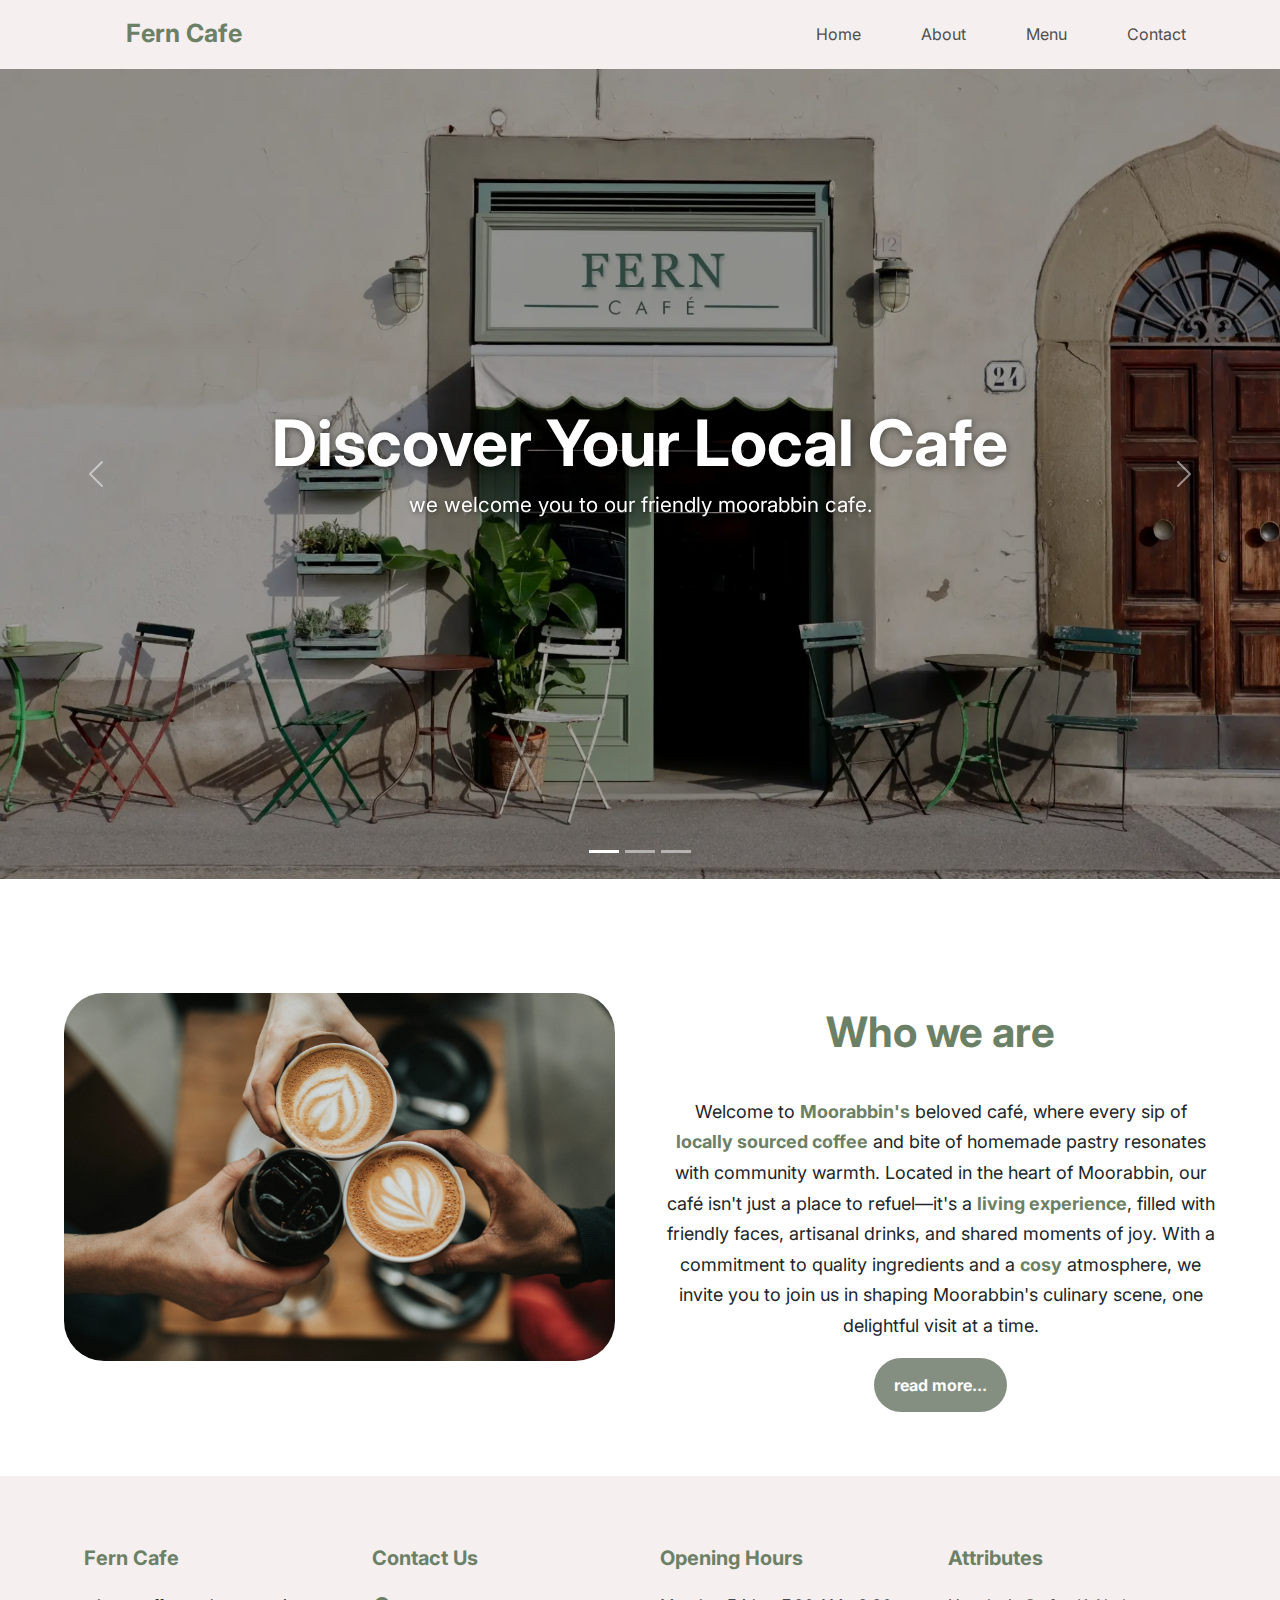
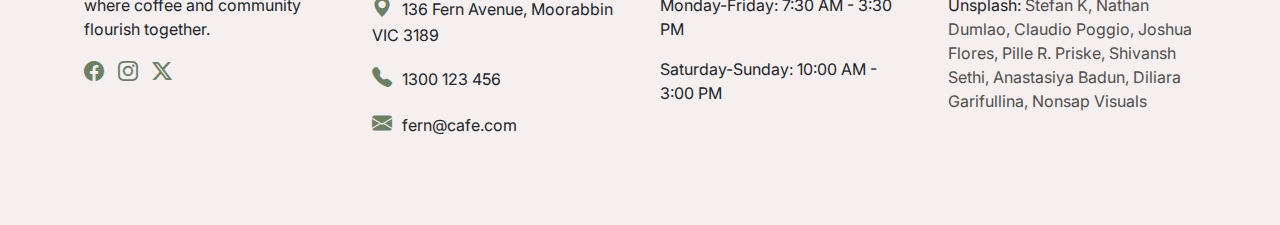
<file: index.html>
<!DOCTYPE html>
<html lang="en">
<head>
    <meta charset="UTF-8">
    <meta name="viewport" content="width=device-width, initial-scale=1.0">
    
    <!-- GSC Validation -->
    <meta name="google-site-verification" content="1o9pJ2Hj2Ap8SCIld6OM4lj7fsYGcrYVi7YYX8ogO-c" />

    <!-- SEO description -->
    <meta name="description" content="The best local cafe in Moorabbin, our baristas create delicious local coffee with amazing latte art. our menu includes pastries, breakfast, lunch, and other desserts. We use locally sourced fresh ingredients so you will have the best experience. Come enjoy our friendly cosy Moorabbin Cafe.">

    <!-- link to font -->
    <link rel="preconnect" href="https://fonts.googleapis.com">
    <link rel="preconnect" href="https://fonts.gstatic.com" crossorigin>
    <link href="https://fonts.googleapis.com/css2?family=Inter:wght@100..900&family=Montserrat:ital,wght@0,100..900;1,100..900&family=Open+Sans:ital,wght@0,300..800;1,300..800&display=swap" rel="stylesheet">

    <!-- link to BOOTSTRAP -->
    <link href="https://cdn.jsdelivr.net/npm/bootstrap@5.3.3/dist/css/bootstrap.min.css" rel="stylesheet" integrity="sha384-QWTKZyjpPEjISv5WaRU9OFeRpok6YctnYmDr5pNlyT2bRjXh0JMhjY6hW+ALEwIH" crossorigin="anonymous">

    <!-- link to BOOTSTRAP ICONS -->
    <link rel="stylesheet" href="https://cdn.jsdelivr.net/npm/bootstrap-icons@1.11.3/font/bootstrap-icons.min.css">

    <!-- link to CSS -->
    <link rel="stylesheet" href="./stylesheet/style.css">

    <!-- Google tag (gtag.js) -->
    <script async src="https://www.googletagmanager.com/gtag/js?id=G-RM6ZK8KRZW"></script>
    <script>
      window.dataLayer = window.dataLayer || [];
      function gtag(){dataLayer.push(arguments);}
      gtag('js', new Date());

      gtag('config', 'G-RM6ZK8KRZW');
    </script>

    <title>Home | Fern Cafe Moorabbin</title>
</head>
<body>
  <header>
  <!-- Navigation Bar - START-->
  <nav class="content-wrapper">
    <!-- Navigation Bar - Mobile -->
    <ul class="sidebar">
      <li onclick=hideSidebar()><a href="#"><svg xmlns="http://www.w3.org/2000/svg" height="26px" viewBox="0 -960 960 960" width="26px" fill="#504f4c"><path d="m256-200-56-56 224-224-224-224 56-56 224 224 224-224 56 56-224 224 224 224-56 56-224-224-224 224Z"/></svg></a></li>
      <li><a href="./index.html">Home</a></li>
      <li><a href="#">About</a></li>
      <li><a href="./menu.html">Menu</a></li>
      <li><a href="./contact.html">Contact</a></li>
    </ul>
      <!-- Navigation Bar - Desktop -->
    <ul>
      <li><a class="logo" href="./index.html">Fern Cafe</a></li>
      <li class="mobile"><a href="./index.html">Home</a></li>
      <li class="mobile"><a href="#">About</a></li>
      <li class="mobile"><a href="./menu.html">Menu</a></li>
      <li class="mobile"><a href="./contact.html">Contact</a></li>
      <li class="menu-button" onclick="showSidebar()"><a href="#"><svg xmlns="http://www.w3.org/2000/svg" height="26px" viewBox="0 -960 960 960" width="26px" fill="#504f4c"><path d="M120-240v-80h720v80H120Zm0-200v-80h720v80H120Zm0-200v-80h720v80H120Z"/></svg></a></li>
    </ul>
  </nav>
  <!-- Navigation Bar - END -->
  <!-- Bootstrap Carousel - START -->
  <div>
  <div id="hero-carousel" class="carousel slide">
    <div class="carousel-indicators">
      <button type="button" data-bs-target="#hero-carousel" data-bs-slide-to="0" class="active" aria-current="true" aria-label="Slide 1"></button>
      <button type="button" data-bs-target="#hero-carousel" data-bs-slide-to="1" aria-label="Slide 2"></button>
      <button type="button" data-bs-target="#hero-carousel" data-bs-slide-to="2" aria-label="Slide 3"></button>
    </div>
    <!-- 1. -->
    <div class="carousel-inner">
      <div class="carousel-item active c-item">
        <img src="./images/fern-cafe.webp" class="d-block w-100 c-img" alt="outside of local cafe">
        <div class="carousel-caption">
          <h3>Discover Your Local Cafe</h3>
          <p>We welcome you to our friendly Moorabbin cafe.</p>
        </div>
      </div>
      <!-- 2. -->
      <div class="carousel-item c-item">
        <img src="./images/inside-cafe.webp" class="d-block w-100 c-img" alt="inside of local cafe">
        <div class="carousel-caption">
          <h3>Experience our Latte Art</h3>
          <p>our baristas produce the best coffee in Moorabbin.</p>
        </div>
      </div>
      <!-- 3. -->
      <div class="carousel-item c-item">
        <img src="./images/baked-goods.webp" class="d-block w-100 c-img" alt="desserts and cafe menu items">
        <div class="carousel-caption">
          <h3>Try our unique menu</h3>
          <p>Explore a variety of Flavors including beverages, breakfast, lunch and desserts.</p>
          <a class="hero-btn" href="./menu.html">menu</a>
        </div>
      </div>
    </div>
    <button class="carousel-control-prev" type="button" data-bs-target="#hero-carousel" data-bs-slide="prev">
      <span class="carousel-control-prev-icon" aria-hidden="true"></span>
      <span class="visually-hidden">Previous</span>
    </button>
    <button class="carousel-control-next" type="button" data-bs-target="#hero-carousel" data-bs-slide="next">
      <span class="carousel-control-next-icon" aria-hidden="true"></span>
      <span class="visually-hidden">Next</span>
    </button>
  </div>
</div>
</header>
<!-- Bootstrap Carousel - END-->
<!-- About - START-->
<div class="content-wrapper content-padding">
  <div class="about-content">
    <div class="about-image">
      <img src="./images/coffee.webp" alt="best local coffee with latte art">
    </div>
    <div class="content">
      <h2 class="title accent-color">Who we are</h2>
        <p>Welcome to <span>Moorabbin's</span> beloved café, where every sip of <span>locally sourced coffee</span> and bite of homemade pastry resonates with community warmth. Located in the heart of Moorabbin, our café isn't just a place to refuel—it's a <span>living experience</span>, filled with friendly faces, artisanal drinks, and shared moments of joy. With a commitment to quality ingredients and a <span>cosy</span> atmosphere, we invite you to join us in shaping Moorabbin's culinary scene, one delightful visit at a time.</p>
        <a aria-label="read more" class="btn" href="#">read more...</a>
      </div>
  </div>
</div>
<!-- About - END-->
<!-- Footer - START-->
<!-- Logo -->
<section class="footer">
  <div class="content-wrapper">
    <div class="footer-row">
      <div class="footer-box">
        <h4 class="accent-color">Fern Cafe</h4>
        <p>where coffee and community flourish together.</p>
        <div class="social-links">
          <a href="https://www.facebook.com/" aria-label="facebook"><i class="bi bi-facebook"></i></a>
          <a href="https://www.instagram.com/" aria-label="instagram"><i class="bi bi-instagram"></i></a>
          <a href="https://x.com/" aria-label="twitter"><i class="bi bi-twitter-x"></i></a>
        </div>
      </div>        
      <!-- Location Details -->
      <div class="footer-box">
        <h4>Contact Us</h4>
          <div class="social-links">
            <p><i class="bi bi-geo-alt-fill"></i>136 Fern Avenue, Moorabbin VIC 3189</p>
            <p><i class="bi bi-telephone-fill"></i>1300 123 456</p>
            <p><i class="bi bi-envelope-fill"></i>fern@cafe.com</p>
        </div>
      </div>
      <!-- Opening Hours -->
      <div class="footer-box">
        <h4>Opening Hours</h4>
          <div class="social-links">
            <p>Monday-Friday: 7:30 AM - 3:30 PM</p>
            <p>Saturday-Sunday: 10:00 AM - 3:00 PM</p>
        </div>
      </div>
      <!-- Attributes -->
      <div class="footer-box">
        <h4>Attributes</h4>
          <div class="social-links">
              <p>
                Unsplash:
                <a href="https://unsplash.com/photos/cupcakes-on-green-wooden-shelf-PzJslB7ds_Y">Stefan K, </a>
                <a href="https://unsplash.com/photos/three-person-holding-beverage-cups-6VhPY27jdps">Nathan Dumlao, </a>
                <a href="https://unsplash.com/photos/black-and-brown-wooden-chair-near-green-potted-plant-during-daytime-xCK8kr0R0JE">Claudio Poggio, </a>
                <a href="https://unsplash.com/photos/brown-cupcakes-on-white-ceramic-plate-5RQffqRkmWQ">Joshua Flores, </a>
                <a href="https://unsplash.com/photos/clubhouse-sandwich-U0PiIS4Uvkc">Pille R. Priske, </a>
                <a href="https://unsplash.com/photos/chocolate-cake-with-white-icing-on-white-ceramic-plate-dKT6Q7q2UKs">Shivansh Sethi, </a>
                <a href="https://unsplash.com/photos/a-display-case-filled-with-lots-of-different-types-of-pastries--fR9weoYba0">Anastasiya Badun, </a>
                <a href="https://unsplash.com/photos/brown-sliced-cake-on-round-white-ceramic-saucer-D7X-GMeTV7U">Diliara Garifullina, </a>
                <a href="https://unsplash.com/photos/sliced-meat-with-egg-on-white-ceramic-plate-xekuGUdO17E">Nonsap Visuals</a>
              </p>
          </div>
        </div>
    </div>
</div>
</section>
<!-- Footer - END-->
<!-- NAV BAR JAVASCRIPT - START-->
<script>
  function showSidebar(){
    const sidebar = document.querySelector('.sidebar')
    sidebar.style.display = 'flex'
  }
  function hideSidebar(){
    const sidebar = document.querySelector('.sidebar')
    sidebar.style.display = 'none'
  }
</script>
<!-- NAV BAR JAVASCRIPT - END-->
<!-- BOOTSTRAP JAVASCRIPT LINK - START-->
<script src="https://cdn.jsdelivr.net/npm/bootstrap@5.3.3/dist/js/bootstrap.bundle.min.js" integrity="sha384-YvpcrYf0tY3lHB60NNkmXc5s9fDVZLESaAA55NDzOxhy9GkcIdslK1eN7N6jIeHz" crossorigin="anonymous"></script>
<!-- BOOTSTRAP JAVASCRIPT LINK - END-->
</body>
</html>
</file>
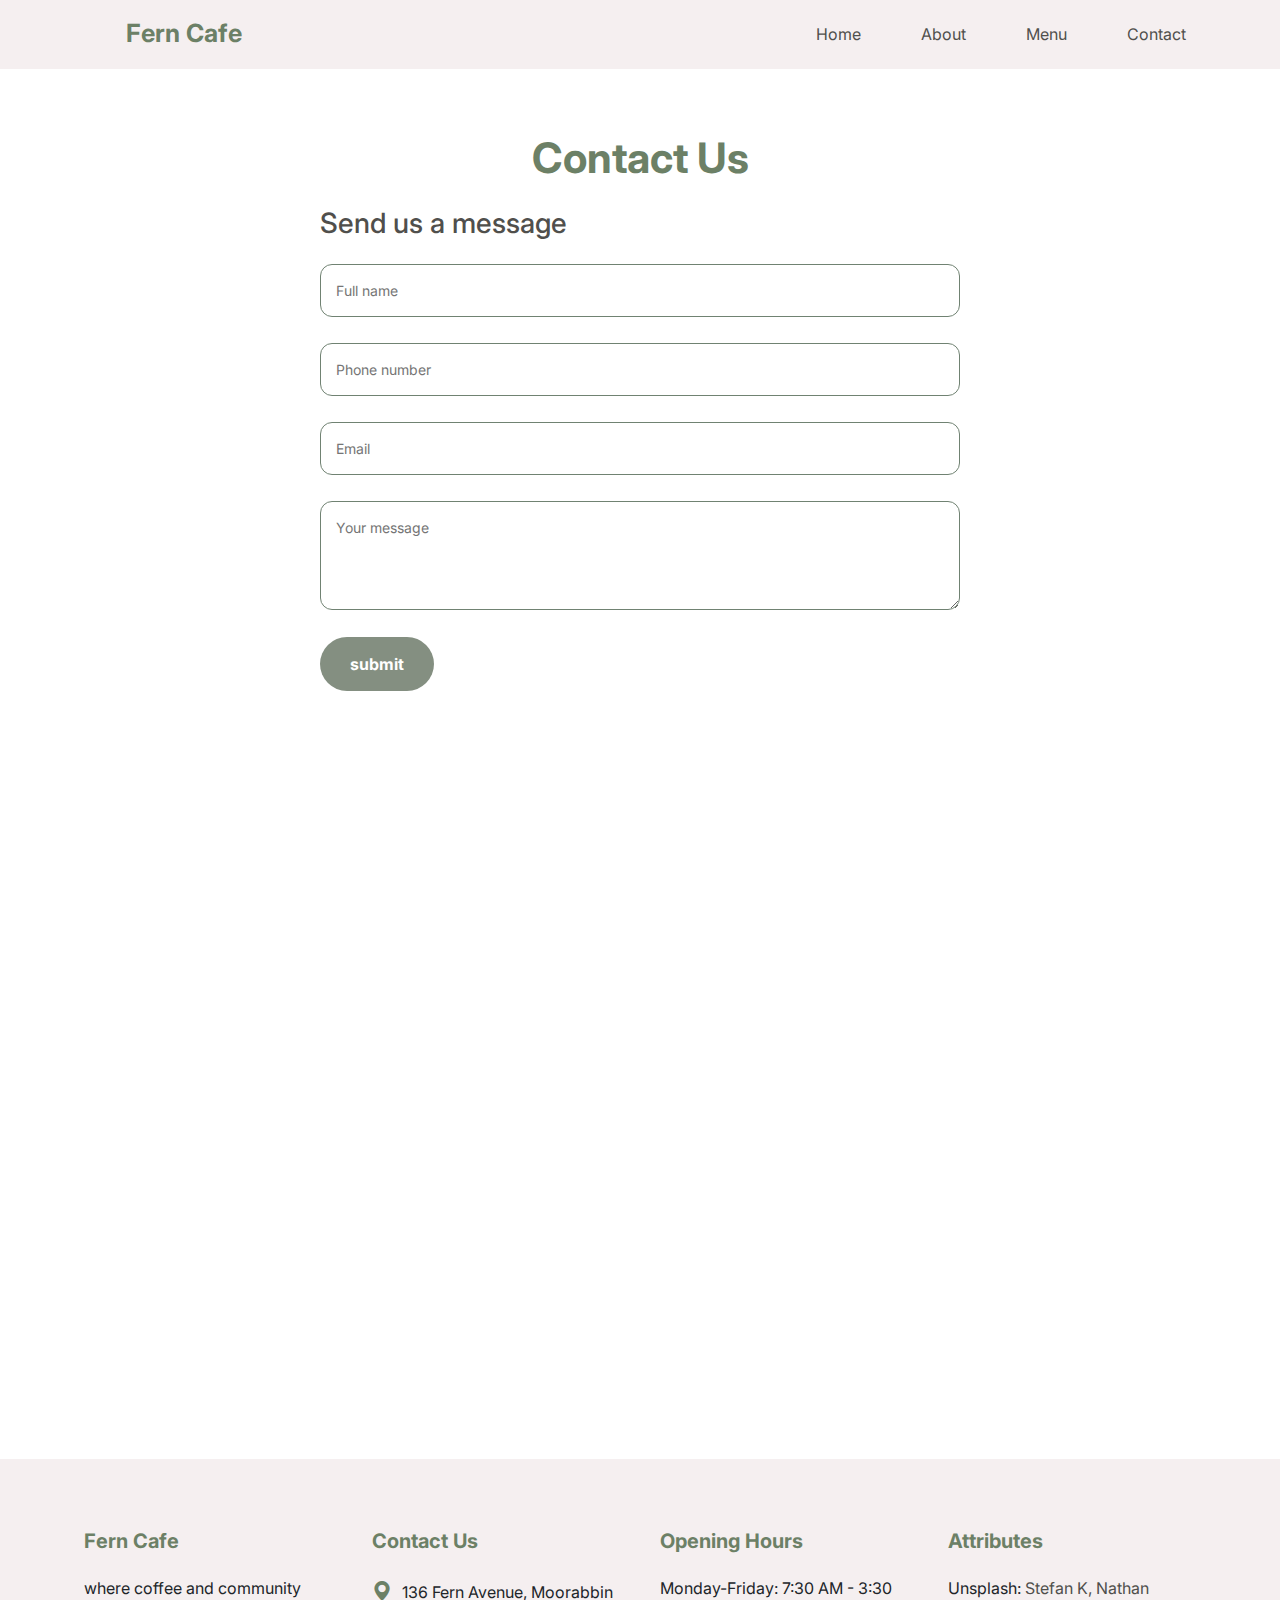
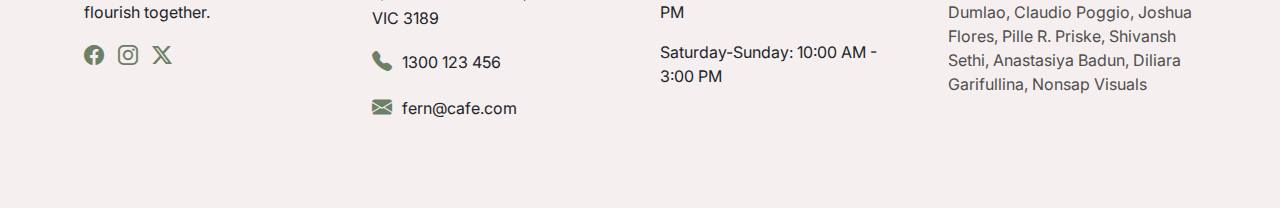
<file: contact.html>
<!DOCTYPE html>
<html lang="en">
<head>
    <meta charset="UTF-8">
    <meta name="viewport" content="width=device-width, initial-scale=1.0">
    
    <!-- link to font -->
    <link rel="preconnect" href="https://fonts.googleapis.com">
    <link rel="preconnect" href="https://fonts.gstatic.com" crossorigin>
    <link href="https://fonts.googleapis.com/css2?family=Inter:wght@100..900&family=Montserrat:ital,wght@0,100..900;1,100..900&family=Open+Sans:ital,wght@0,300..800;1,300..800&display=swap" rel="stylesheet">

    <!-- link to BOOTSTRAP -->
    <link href="https://cdn.jsdelivr.net/npm/bootstrap@5.3.3/dist/css/bootstrap.min.css" rel="stylesheet" integrity="sha384-QWTKZyjpPEjISv5WaRU9OFeRpok6YctnYmDr5pNlyT2bRjXh0JMhjY6hW+ALEwIH" crossorigin="anonymous">

    <!-- link to BOOTSTRAP ICONS -->
    <link rel="stylesheet" href="https://cdn.jsdelivr.net/npm/bootstrap-icons@1.11.3/font/bootstrap-icons.min.css">

    <!-- link to CSS -->
    <link rel="stylesheet" href="./stylesheet/style.css">

    <title>Contact | Fern Cafe Moorabbin</title>
    
</head>
<body>
  <header>
  <!-- Navigation Bar - START-->
  <nav class="content-wrapper">
    <!-- Navigation Bar - Mobile -->
    <ul class="sidebar">
      <li onclick=hideSidebar()><a href="#"><svg xmlns="http://www.w3.org/2000/svg" height="26px" viewBox="0 -960 960 960" width="26px" fill="#504f4c"><path d="m256-200-56-56 224-224-224-224 56-56 224 224 224-224 56 56-224 224 224 224-56 56-224-224-224 224Z"/></svg></a></li>
      <li><a href="./index.html">Home</a></li>
      <li><a href="#">About</a></li>
      <li><a href="./menu.html">Menu</a></li>
      <li><a href="./contact.html">Contact</a></li>
    </ul>
      <!-- Navigation Bar - Desktop -->
    <ul>
      <li><a class="logo" href="./index.html">Fern Cafe</a></li>
      <li class="mobile"><a href="./index.html">Home</a></li>
      <li class="mobile"><a href="#">About</a></li>
      <li class="mobile"><a href="./menu.html">Menu</a></li>
      <li class="mobile"><a href="./contact.html">Contact</a></li>
      <li class="menu-button" onclick="showSidebar()"><a href="#"><svg xmlns="http://www.w3.org/2000/svg" height="26px" viewBox="0 -960 960 960" width="26px" fill="#504f4c"><path d="M120-240v-80h720v80H120Zm0-200v-80h720v80H120Zm0-200v-80h720v80H120Z"/></svg></a></li>
    </ul>
  </nav>
  <!-- Navigation Bar - END -->
</header>
  <!-- Contact Form - START-->
<section class="contact">
    <div class="content-wrapper"></div>
    <h2 class="accent-color">Contact Us</h2>
      <div class="contact-form">
        <h3>Send us a message</h3>
        <form>
          <div class="form-text">
            <input type="text" placeholder="Full name">
          </div>
          <div class="form-text">
            <input type="text" placeholder="Phone number">
          </div>
          <div class="form-text">
            <input type="email" placeholder="Email">
          </div>
          <div class="form-text">
            <textarea placeholder="Your message"></textarea>
          </div>
          <button class="btn2">submit</button>
        </form>
      </div>
    </div>
</section>
<!-- Contact Form - END-->
<!-- Map -->
<div class="map-container content-padding">
  <iframe src="https://www.google.com/maps/embed?pb=!1m18!1m12!1m3!1d25172.232658241275!2d145.03636758562564!3d-37.941430504376676!2m3!1f0!2f0!3f0!3m2!1i1024!2i768!4f13.1!3m3!1m2!1s0x6ad66c068d18ee03%3A0x5045675218cde30!2sMoorabbin%20VIC%203189!5e0!3m2!1sen!2sau!4v1717067508519!5m2!1sen!2sau" width="600" height="450" style="border:0;" allowfullscreen="" loading="lazy" referrerpolicy="no-referrer-when-downgrade"></iframe>
</div>
<!-- Footer - START-->
<!-- Logo -->
<section class="footer">
  <div class="content-wrapper">
    <div class="footer-row">
      <div class="footer-box">
        <h4 class="accent-color">Fern Cafe</h4>
        <p>where coffee and community flourish together.</p>
        <div class="social-links">
          <a href="https://www.facebook.com/"><i class="bi bi-facebook"></i></a>
          <a href="https://www.instagram.com/"><i class="bi bi-instagram"></i></a>
          <a href="https://x.com/"><i class="bi bi-twitter-x"></i></a>
        </div>
      </div>      
      <!-- Location Details -->
      <div class="footer-box">
        <h4>Contact Us</h4>
          <div class="social-links">
            <p><i class="bi bi-geo-alt-fill"></i>136 Fern Avenue, Moorabbin VIC 3189</p>
            <p><i class="bi bi-telephone-fill"></i>1300 123 456</p>
            <p><i class="bi bi-envelope-fill"></i>fern@cafe.com</p>
        </div>
      </div>
      <!-- Opening Hours -->
      <div class="footer-box">
        <h4>Opening Hours</h4>
          <div class="social-links">
            <p>Monday-Friday: 7:30 AM - 3:30 PM</p>
            <p>Saturday-Sunday: 10:00 AM - 3:00 PM</p>
        </div>
      </div>
      <!-- Attributes -->
      <div class="footer-box">
        <h4>Attributes</h4>
          <div class="social-links">
            <p>
              Unsplash:
              <a href="https://unsplash.com/photos/cupcakes-on-green-wooden-shelf-PzJslB7ds_Y">Stefan K, </a>
              <a href="https://unsplash.com/photos/three-person-holding-beverage-cups-6VhPY27jdps">Nathan Dumlao, </a>
              <a href="https://unsplash.com/photos/black-and-brown-wooden-chair-near-green-potted-plant-during-daytime-xCK8kr0R0JE">Claudio Poggio, </a>
              <a href="https://unsplash.com/photos/brown-cupcakes-on-white-ceramic-plate-5RQffqRkmWQ">Joshua Flores, </a>
              <a href="https://unsplash.com/photos/clubhouse-sandwich-U0PiIS4Uvkc">Pille R. Priske, </a>
              <a href="https://unsplash.com/photos/chocolate-cake-with-white-icing-on-white-ceramic-plate-dKT6Q7q2UKs">Shivansh Sethi, </a>
              <a href="https://unsplash.com/photos/a-display-case-filled-with-lots-of-different-types-of-pastries--fR9weoYba0">Anastasiya Badun, </a>
              <a href="https://unsplash.com/photos/brown-sliced-cake-on-round-white-ceramic-saucer-D7X-GMeTV7U">Diliara Garifullina, </a>
              <a href="https://unsplash.com/photos/sliced-meat-with-egg-on-white-ceramic-plate-xekuGUdO17E">Nonsap Visuals</a>
            </p>
          </div>
        </div>
    </div>
</div>
</section>
<!-- Footer - END-->
<!-- NAV BAR JAVASCRIPT -->
<script>
  function showSidebar(){
    const sidebar = document.querySelector('.sidebar')
    sidebar.style.display = 'flex'
  }
  function hideSidebar(){
    const sidebar = document.querySelector('.sidebar')
    sidebar.style.display = 'none'
  }
</script>
<!-- BOOTSTRAP JAVASCRIPT LINK - START-->
<script src="https://cdn.jsdelivr.net/npm/bootstrap@5.3.3/dist/js/bootstrap.bundle.min.js" integrity="sha384-YvpcrYf0tY3lHB60NNkmXc5s9fDVZLESaAA55NDzOxhy9GkcIdslK1eN7N6jIeHz" crossorigin="anonymous"></script>
<!-- BOOTSTRAP JAVASCRIPT LINK - END-->
</body>
</html>
</file>
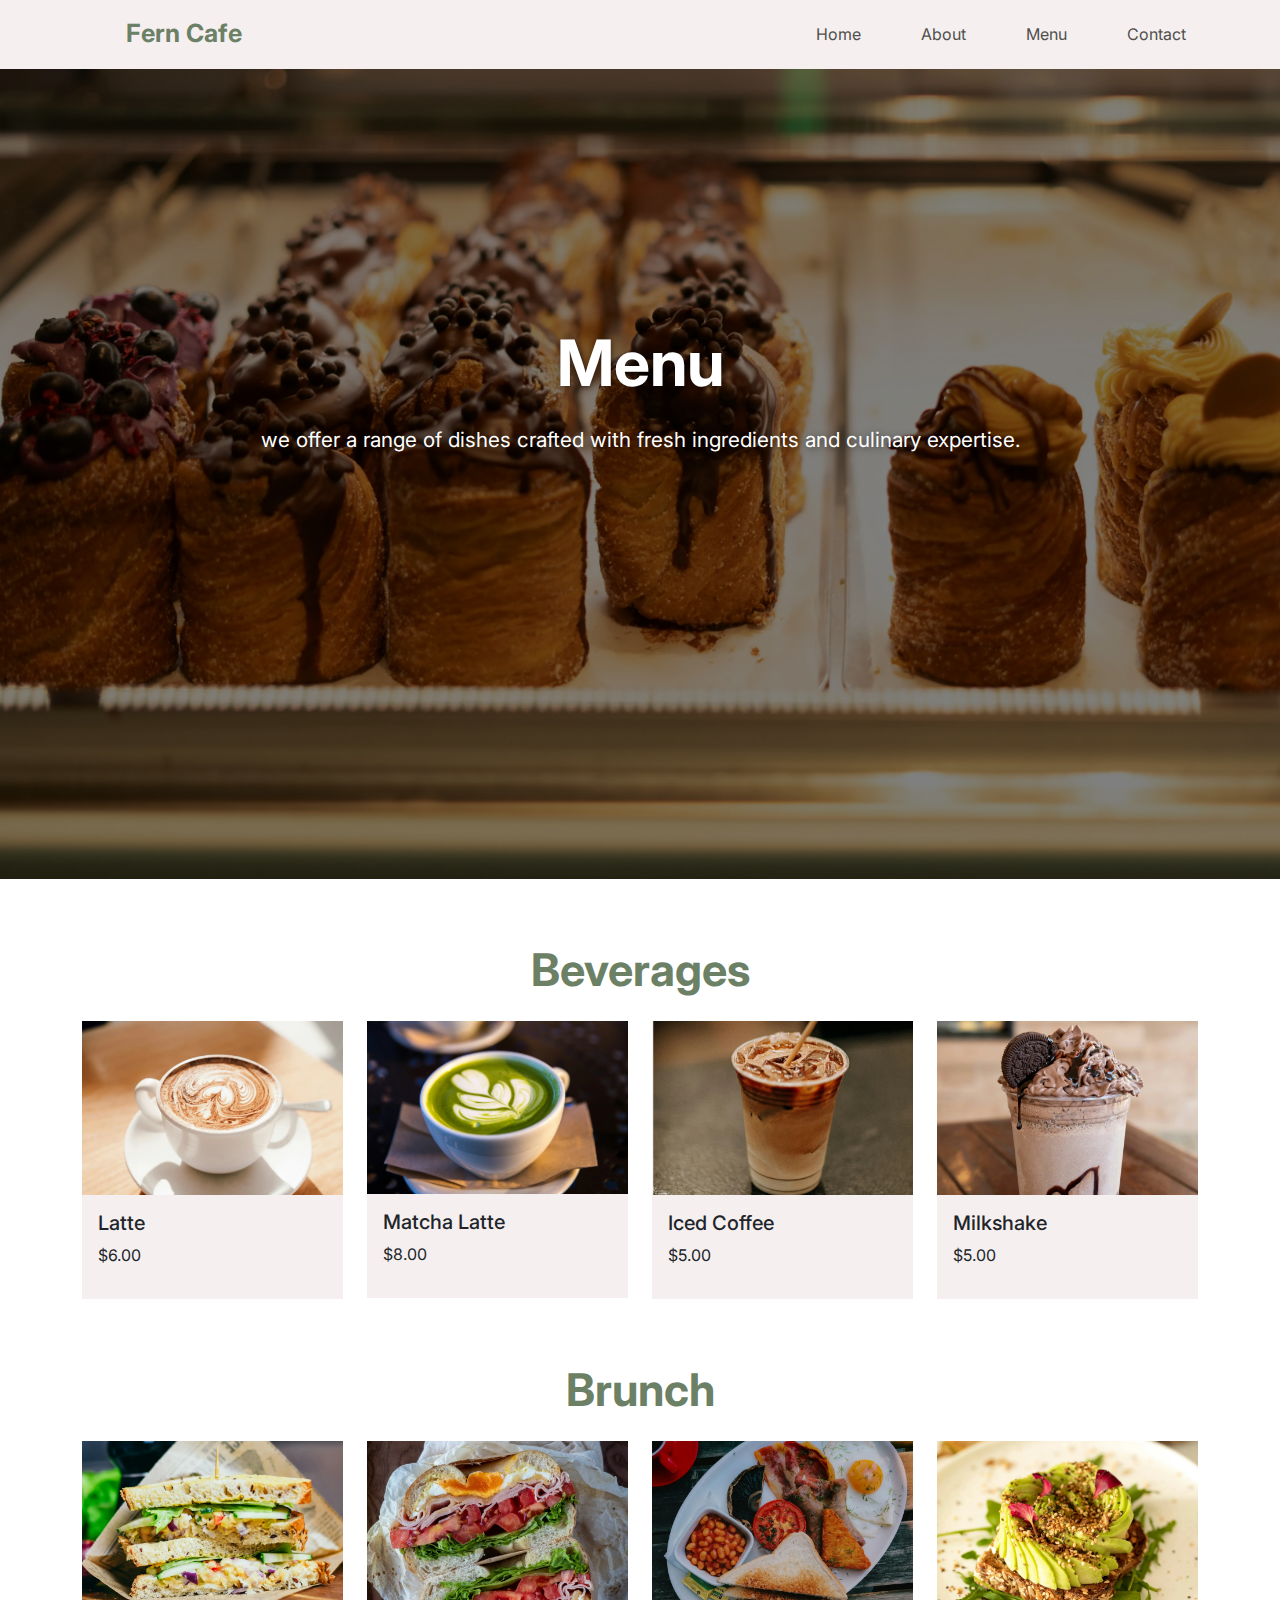
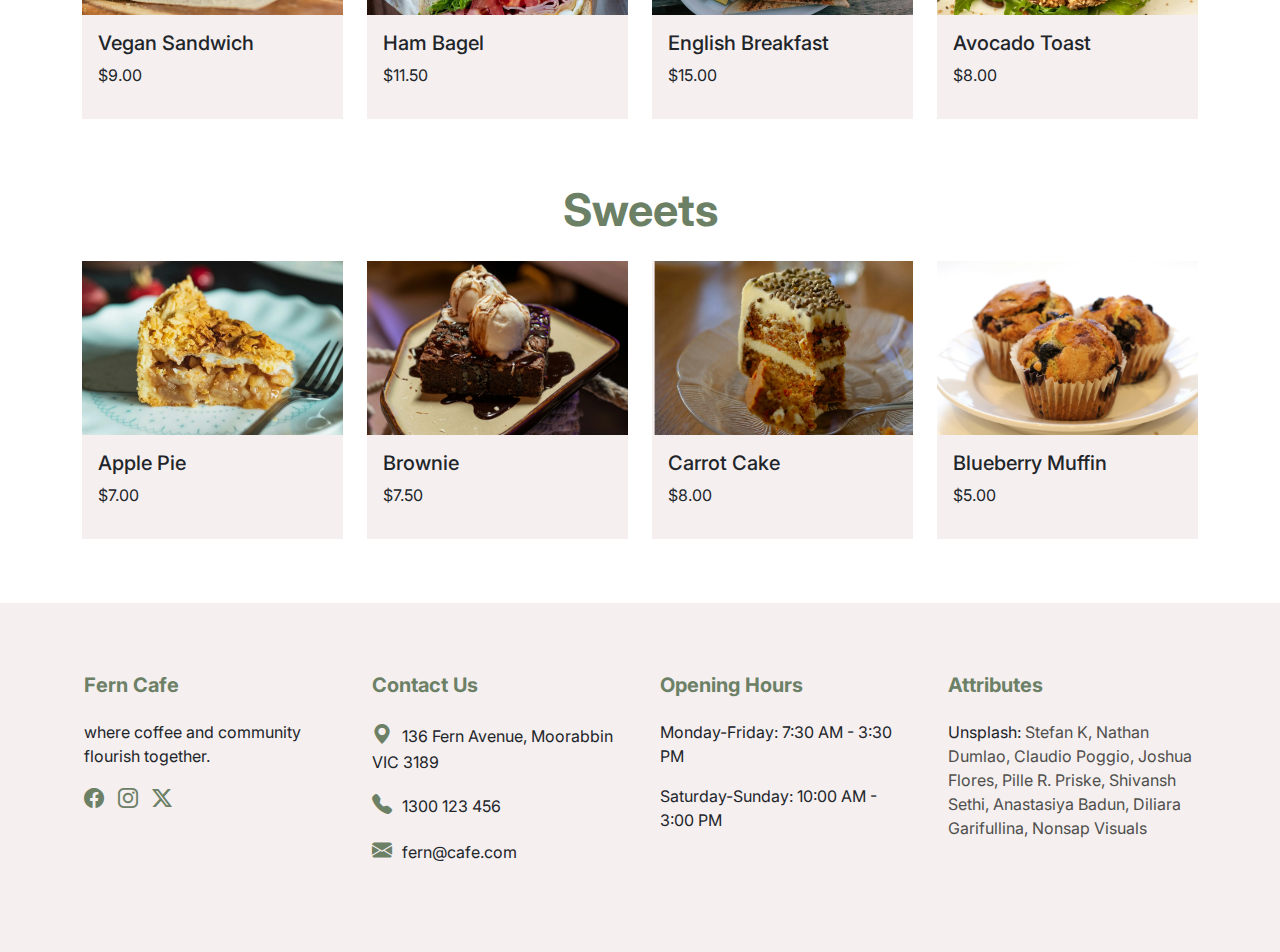
<file: menu.html>
<!DOCTYPE html>
<html lang="en">
<head>
    <meta charset="UTF-8">
    <meta name="viewport" content="width=device-width, initial-scale=1.0">
    
    <!-- link to font -->
    <link rel="preconnect" href="https://fonts.googleapis.com">
    <link rel="preconnect" href="https://fonts.gstatic.com" crossorigin>
    <link href="https://fonts.googleapis.com/css2?family=Inter:wght@100..900&family=Montserrat:ital,wght@0,100..900;1,100..900&family=Open+Sans:ital,wght@0,300..800;1,300..800&display=swap" rel="stylesheet">

    <!-- link to BOOTSTRAP -->
    <link href="https://cdn.jsdelivr.net/npm/bootstrap@5.3.3/dist/css/bootstrap.min.css" rel="stylesheet" integrity="sha384-QWTKZyjpPEjISv5WaRU9OFeRpok6YctnYmDr5pNlyT2bRjXh0JMhjY6hW+ALEwIH" crossorigin="anonymous">

    <!-- link to BOOTSTRAP ICONS -->
    <link rel="stylesheet" href="https://cdn.jsdelivr.net/npm/bootstrap-icons@1.11.3/font/bootstrap-icons.min.css">

    <!-- link to CSS -->
    <link rel="stylesheet" href="./stylesheet/style.css">

    <!-- Google tag (gtag.js) -->
    <script async src="https://www.googletagmanager.com/gtag/js?id=G-XYNQ45MB9F"></script>
    <script>
      window.dataLayer = window.dataLayer || [];
      function gtag(){dataLayer.push(arguments);}
      gtag('js', new Date());

      gtag('config', 'G-XYNQ45MB9F');
    </script>

    <title>Menu | Fern Cafe Moorabbin</title>
</head>
<body>
  <header>
  <!-- Navigation Bar - START-->
  <nav class="content-wrapper">
    <!-- Navigation Bar - Mobile -->
    <ul class="sidebar">
      <li onclick=hideSidebar()><a href="#"><svg xmlns="http://www.w3.org/2000/svg" height="26px" viewBox="0 -960 960 960" width="26px" fill="#504f4c"><path d="m256-200-56-56 224-224-224-224 56-56 224 224 224-224 56 56-224 224 224 224-56 56-224-224-224 224Z"/></svg></a></li>
      <li><a href="./index.html">Home</a></li>
      <li><a href="#">About</a></li>
      <li><a href="./menu.html">Menu</a></li>
      <li><a href="./contact.html">Contact</a></li>
    </ul>
      <!-- Navigation Bar - Desktop -->
    <ul>
      <li><a class="logo" href="./index.html">Fern Cafe</a></li>
      <li class="mobile"><a href="./index.html">Home</a></li>
      <li class="mobile"><a href="#">About</a></li>
      <li class="mobile"><a href="./menu.html">Menu</a></li>
      <li class="mobile"><a href="./contact.html">Contact</a></li>
      <li class="menu-button" onclick="showSidebar()"><a href="#"><svg xmlns="http://www.w3.org/2000/svg" height="26px" viewBox="0 -960 960 960" width="26px" fill="#504f4c"><path d="M120-240v-80h720v80H120Zm0-200v-80h720v80H120Zm0-200v-80h720v80H120Z"/></svg></a></li>
    </ul>
  </nav>
  </header>
  <!-- Navigation Bar - END -->
  <div id="hero">
    <div class="hero-text">
      <div class="hero-info">
          <h1>Menu</h1>
          <p>we offer a range of dishes crafted with fresh ingredients and culinary expertise.</p>
      </div>
    </div>
  </div>
  <!-- Menu - START -->
<div id="content-wrapper">
  <!-- DRINKS -->
    <div class="container">
      <h2 class="accent-color">Beverages</h2>
      <div class="row">
        <!-- 1. -->
        <div class="col-md-3">
          <div class="card">
            <img src="./menu-images/latte.webp" class="card-img-top" alt="Latte art">
            <div class="card-body">
              <h5 class="card-title">Latte</h5>
              <p class="price">$6.00</p>
            </div>
          </div>
        </div>
        <!-- 2. -->
        <div class="col-md-3">
          <div class="card">
            <img src="./menu-images/matcha.webp" class="card-img-top" alt="Matcha Latte">
            <div class="card-body">
              <h5 class="card-title">Matcha Latte</h5>
              <p class="price">$8.00</p>
            </div>
          </div>
        </div>
        <!-- 3. -->
        <div class="col-md-3">
            <div class="card">
              <img src="./menu-images/iced-coffee.webp" class="card-img-top" alt="fresh iced Coffee">
              <div class="card-body">
                <h5 class="card-title">Iced Coffee</h5>

                <p class="price">$5.00</p>
              </div>
            </div>
        </div>
        <!-- 4. -->
        <div class="col-md-3">
            <div class="card">
              <img src="./menu-images/milkshake.webp" class="card-img-top" alt="oreo Milkshake">
              <div class="card-body">
                <h5 class="card-title">Milkshake</h5>

                <p class="price">$5.00</p>
              </div>
            </div>
        </div>
      </div>
    </div>
  <!-- LUNCH -->
  <div class="container">
    <h2 class="accent-color">Brunch</h2>
    <div class="row">
      <!-- 1. -->
      <div class="col-md-3">
        <div class="card">
          <img src="./menu-images/sandwich.webp" class="card-img-top" alt="fresh vegan sandwich">
          <div class="card-body">
            <h5 class="card-title">Vegan Sandwich</h5>
            <p class="price">$9.00</p>
          </div>
        </div>
      </div>
      <!-- 2. -->
      <div class="col-md-3">
        <div class="card">
          <img src="./menu-images/bagel.webp" class="card-img-top" alt="ham egg and lettuce bagel">
          <div class="card-body">
            <h5 class="card-title">Ham Bagel</h5>
            <p class="price">$11.50</p>
          </div>
        </div>
      </div>
      <!-- 3. -->
      <div class="col-md-3">
          <div class="card">
            <img src="./menu-images/english-breakfast.webp" class="card-img-top" alt="english breakfast">
            <div class="card-body">
              <h5 class="card-title">English Breakfast</h5>

              <p class="price">$15.00</p>
            </div>
          </div>
      </div>
      <!-- 4. -->
      <div class="col-md-3 ">
          <div class="card">
            <img src="./menu-images/avocado-toast.webp" class="card-img-top" alt="avocado toast">
            <div class="card-body">
              <h5 class="card-title">Avocado Toast</h5>

              <p class="price">$8.00</p>
            </div>
          </div>
      </div>
    </div>
  </div>
  <!-- SWEETS -->
  <div class="container content-padding">
    <h2 class="accent-color">Sweets</h2>
    <div class="row">
      <!-- 1. -->
      <div class="col-md-3">
        <div class="card">
          <img src="./menu-images/apple-pie.webp" class="card-img-top" alt="Apple Pie">
          <div class="card-body">
            <h5 class="card-title">Apple Pie</h5>
            <p class="price">$7.00</p>
          </div>
        </div>
      </div>
      <!-- 2. -->
      <div class="col-md-3">
        <div class="card">
          <img src="./menu-images/brownie.webp" class="card-img-top" alt="Chocolate Brownie">
          <div class="card-body">
            <h5 class="card-title">Brownie</h5>
            <p class="price">$7.50</p>
          </div>
        </div>
      </div>
      <!-- 3. -->
      <div class="col-md-3">
          <div class="card">
            <img src="./menu-images/carrot-cake.webp" class="card-img-top" alt="Carrot cake">
            <div class="card-body">
              <h5 class="card-title">Carrot Cake</h5>

              <p class="price">$8.00</p>
            </div>
          </div>
      </div>
      <!-- 4. -->
      <div class="col-md-3 btm">
          <div class="card">
            <img src="./menu-images/muffin.webp" class="card-img-top" alt="Vanilla Cupcake">
            <div class="card-body">
              <h5 class="card-title">Blueberry Muffin</h5>
              <p class="price">$5.00</p>
            </div>
          </div>
      </div>
    </div>
  </div>   
</div>
<!-- Menu - END -->
<!-- Footer - START-->
<!-- Logo -->
<section class="footer">
  <div class="content-wrapper">
    <div class="footer-row">
      <div class="footer-box">
        <h4 class="accent-color">Fern Cafe</h4>
        <p>where coffee and community flourish together.</p>
        <div class="social-links">
          <a href="https://www.facebook.com/"><i class="bi bi-facebook"></i></a>
          <a href="https://www.instagram.com/"><i class="bi bi-instagram"></i></a>
          <a href="https://x.com/"><i class="bi bi-twitter-x"></i></a>
        </div>
      </div>
      <!-- Location Details -->
      <div class="footer-box">
        <h4>Contact Us</h4>
          <div class="social-links">
            <p><i class="bi bi-geo-alt-fill"></i>136 Fern Avenue, Moorabbin VIC 3189</p>
            <p><i class="bi bi-telephone-fill"></i>1300 123 456</p>
            <p><i class="bi bi-envelope-fill"></i>fern@cafe.com</p>
        </div>
      </div>
      <!-- Opening Hours -->
      <div class="footer-box">
        <h4>Opening Hours</h4>
          <div class="social-links">
            <p>Monday-Friday: 7:30 AM - 3:30 PM</p>
            <p>Saturday-Sunday: 10:00 AM - 3:00 PM</p>
        </div>
      </div>
      <!-- Attributes -->
      <div class="footer-box">
        <h4>Attributes</h4>
          <div class="social-links">
            <p>
              Unsplash:
              <a href="https://unsplash.com/photos/cupcakes-on-green-wooden-shelf-PzJslB7ds_Y">Stefan K, </a>
              <a href="https://unsplash.com/photos/three-person-holding-beverage-cups-6VhPY27jdps">Nathan Dumlao, </a>
              <a href="https://unsplash.com/photos/black-and-brown-wooden-chair-near-green-potted-plant-during-daytime-xCK8kr0R0JE">Claudio Poggio, </a>
              <a href="https://unsplash.com/photos/brown-cupcakes-on-white-ceramic-plate-5RQffqRkmWQ">Joshua Flores, </a>
              <a href="https://unsplash.com/photos/clubhouse-sandwich-U0PiIS4Uvkc">Pille R. Priske, </a>
              <a href="https://unsplash.com/photos/chocolate-cake-with-white-icing-on-white-ceramic-plate-dKT6Q7q2UKs">Shivansh Sethi, </a>
              <a href="https://unsplash.com/photos/a-display-case-filled-with-lots-of-different-types-of-pastries--fR9weoYba0">Anastasiya Badun, </a>
              <a href="https://unsplash.com/photos/brown-sliced-cake-on-round-white-ceramic-saucer-D7X-GMeTV7U">Diliara Garifullina, </a>
              <a href="https://unsplash.com/photos/sliced-meat-with-egg-on-white-ceramic-plate-xekuGUdO17E">Nonsap Visuals</a>
            </p>
          </div>
        </div>
    </div>
</div>
</section>
<!-- Footer - END-->
<!-- NAV BAR JAVASCRIPT -->
<script>
  function showSidebar(){
    const sidebar = document.querySelector('.sidebar')
    sidebar.style.display = 'flex'
  }
  function hideSidebar(){
    const sidebar = document.querySelector('.sidebar')
    sidebar.style.display = 'none'
  }
</script>
<!-- BOOTSTRAP JAVASCRIPT LINK - START-->
<script src="https://cdn.jsdelivr.net/npm/bootstrap@5.3.3/dist/js/bootstrap.bundle.min.js" integrity="sha384-YvpcrYf0tY3lHB60NNkmXc5s9fDVZLESaAA55NDzOxhy9GkcIdslK1eN7N6jIeHz" crossorigin="anonymous"></script>
<!-- BOOTSTRAP JAVASCRIPT LINK - END-->
</body>
</html>
</file>
<file: stylesheet/style.css>
* {
    margin: 0;
    padding: 0;
    box-sizing: border-box;
    font-family: "Inter", Arial, Helvetica, sans-serif;
}
body {
    min-height: 100vh;
}
/* styling - START */
/* width */
.content-wrapper {
    width:90%;
    margin:0 auto;
}
.accent-color {
    color: #6c8066;
}
span {
    color: #6c8066;
    font-weight: bold;
}
hr {
    color: #6c8066;
}
header {
    background-color: #F5EFF0;
}
/* button - START */
.btn {
    color: white;
    background-color: #848F81;
    border: 2.5px solid #848F81;
    border: none;
    font-weight: bold;
    padding: 15px 20px;
    border-radius: 40px;
} .btn:hover {
    background-color: #6c8066;
    color: white;
    cursor: pointer;
    border: none;
    transition: .4s;
    transform: scale(1.01); 
}
/* button - END */
/* styling - END */
/* Navbar - START */
nav {
    display: flex;
    align-items: center;
    justify-content: space-between;
    padding-top: 15px;
    background-color: #F5EFF0;
}
.logo {
    color: #6c8066;
    font-size: 25px;
    text-decoration: none;
    font-weight: bold;
    &:hover {
    cursor: pointer;
    transition: .4s;
    }
}
nav ul{
    width: 100%;
    list-style: none;
    display: flex;
    justify-content: flex-end;
    align-items: center;
}

/* moves Logo to the left */
nav li:first-child {
    margin-right: auto
}
nav a {
    height: 100%;
    padding: 0 30px;
    text-decoration: none;
    display: flex;
    align-items: center;
    color: #504f4c;
&:hover {
    cursor: pointer;
    color: #848F81;
    transition: .4s;
    transform: scale(1.03);
}
}
.sidebar {
    position: fixed;
    top: 0;
    right: 0;
    height: 100vh;
    width: 250px;
    z-index: 999;
    background-color: rgba(255, 255, 255, 0.7);
    backdrop-filter: blur(10px);
    box-shadow: -10px 0 10px rgba(0, 0, 0, 0.1);
    display: none;
    flex-direction: column;
    align-items: flex-start;
    justify-content: flex-start;
}
/* side bar */
.sidebar li {
    width: 100%;
    padding-top: 15px;
}
.sidebar a {
    width: 100%;
}
.menu-button {
    display: none;
}
/* Toggle Nav Bar */
@media(max-width: 772px) {
    .mobile {
        display: none;
    }
    .menu-button {
        display: block;
    }
}
@media(max-width: 400px) {
    .sidebar {
        width: 100%;
    }
}
/*  Navbar - END */

/* BOOTSTRAP CAROUSEL - start */
.c-item{
    height: 90vh;
}
.c-img{
    height: 100%;
    object-fit: cover;
    filter: brightness(0.65);
}
.carousel-caption {
    padding-bottom: 34vh;
    text-shadow: 1px 1px 5px rgba(0, 0, 0, 0.5);
 }
 .carousel-caption h3 {
    font-weight: bold;
    font-size: 4rem;
    text-shadow: 1px 1px 7px rgba(0, 0, 0, 0.5);
}
 .carousel-caption p {
    font-size: 1.3rem;
    text-transform: lowercase;
    padding-bottom: 1rem;
}
/* BOOTSTRAP HERO BUTTON */
.hero-btn {
    padding: 15px 32px; 
    font-size: 16px;
    font-weight: bold;
    background-color: transparent;
    border: 2.5px solid white;
    border-radius: 50px;
}
.hero-btn:hover {
    cursor: pointer;
    border: 2.5px solid white;
    transition: .4s;
    background-color:#ffffff38;
    
}
.hero-btn  {
    text-decoration: none;
    color: rgb(255, 255, 255);
}
/* BOOTSTRAP CAROUSEL - END */
/* About - START */
.content-padding {
    padding-bottom: 4rem;
}
.title {
    text-align: center;
    font-size: 42px;
    font-weight: bold;
    padding-top: 4rem;
    padding-bottom: 2rem;
}
.about-content {
    display: flex;
    flex-wrap: wrap;
    align-items: center;
    padding-top: 4rem;
    text-align: center;
}
.about-image {
    flex: 1;
    margin-right: 30px;
    overflow: hidden;
    border-radius: 40px;
}
.about-image img {
    width: 100%;
}
.content {
    flex: 1;
    padding-left: 20px;
}
.content p {
    font-size: 18px;
    line-height: 1.7;
}
/* About - END */
/* Footer - START */
.footer {
    background-color: #F5EFF0;
    padding: 70px 0;
}
.footer-row {
    display: flex;
    justify-content: space-between;
}
.footer-box {
    width: 33%;
    padding: 0 20px;
}
.footer-box h4{
    font-size: 20px;
    color: #6c8066;
    text-transform: capitalize;
    font-weight: bold;
    padding-bottom: 15px;
}
.footer-box a {
        height: 100%;
        padding: 0px;
        text-decoration: none;
        color: #504f4c;
    
    &:hover {
        cursor: pointer;
        color: #848F81;
        transition: .2s; 
        transform: scale(1.03);
        }
}
.social-links i {
    font-size: 20px;
    color: #6c8066;
    padding-right: 10px;
    &:hover {
        cursor: pointer;
        color: #848F81;
        transition: .2s; 
        transform: scale(1.03);
        }
}
@media(max-width: 600px) {
    .footer-row {
        flex-direction: column;
    }
    .footer-box {
        padding-bottom: 15px;
    } 
}
/* Footer - END */
/* Menu - START */
#hero {
    padding: 0;
    margin: 0;
    box-sizing: border-box;
    width: 100%;
    height: 90vh;
    background:linear-gradient(rgba(0, 0, 0, 0.5), rgba(0, 0, 0, 0.5)), url('../images/hero-image.webp') no-repeat center / cover;
    color: white;
}
.hero-info {
    flex-direction: column;
    justify-content: center;
    text-align: center;
    text-shadow: 1px 1px 7px rgba(0, 0, 0, 0.5);
}
.hero-info h1{
    font-weight: bold;
    font-size: 4rem;
    padding-top: 20%;
}
.hero-info p {
    padding: 15px 0;
    font-size: 1.3rem;
}  
/* Drinks */
.container h2{
    padding: 4rem 0 1rem 0;
    font-size: 45px;
    font-weight: bold;
    text-align: center;
}
.card img{
    border-radius: 0;
}
.card {
    background-color: #F5EFF0;
    border: none;
    border-radius: 0;
}
/* Menu - END */

/* Contact Form - START*/
.contact {
    padding-top: 4rem;
    display: flex;
    align-items: center;
    flex-direction: column;
}
.contact h2{
    font-weight: bold;
    font-size: 42px;
    padding-bottom: 1rem;
}
.contact-form h3 {
    color: #504f4c;
    padding-bottom: 1rem;
}
.name, .email, .message {
    display: flex; 
    font-size: 18px;
}
.contact input, textarea {
    width: 40rem; 
    margin-bottom: 22px;
    padding: 15px;
    border: 1.5px solid #708272;
    border-radius: 12px;
} 
textarea {
    padding-bottom: 50px;
} 

@media(max-width: 800px) {
    .contact input, textarea {
        width: 25rem; 
    }
    /* about content */
    .about-content {
        flex-direction: column;
        text-align: center;
    }
}
@media(max-width: 600px) {
    .contact input, textarea {
        width: 25rem; 
    }
}
@media(max-width: 540px) {
    .contact input, textarea {
        width: 15rem; 
    }
    .contact {
        text-align: center;
    }
    .carousel-caption h3 {
        font-size: 3.3rem;
    }
    .carousel-caption p {
        font-size: 1.2rem;
    }
}
.btn2 {
    color: white;
    background-color: #848F81;
    border: 2.5px solid #848F81;
    border: none;
    font-weight: bold;
    padding: 15px 30px;
    border-radius: 40px;
 &:hover {
    background-color: #6c8066;
    color: white;
    cursor: pointer;
    border: none;
    transition: .4s;
    transform: scale(1.01);
}}
/* map styling */
.map-container {
    width: 100%;
    display: flex;
    justify-content: center;
    padding-top: 4rem;
}
iframe{
    width: 80%;
    height: 40rem;
}
/* Contact Form - END*/
</file>
